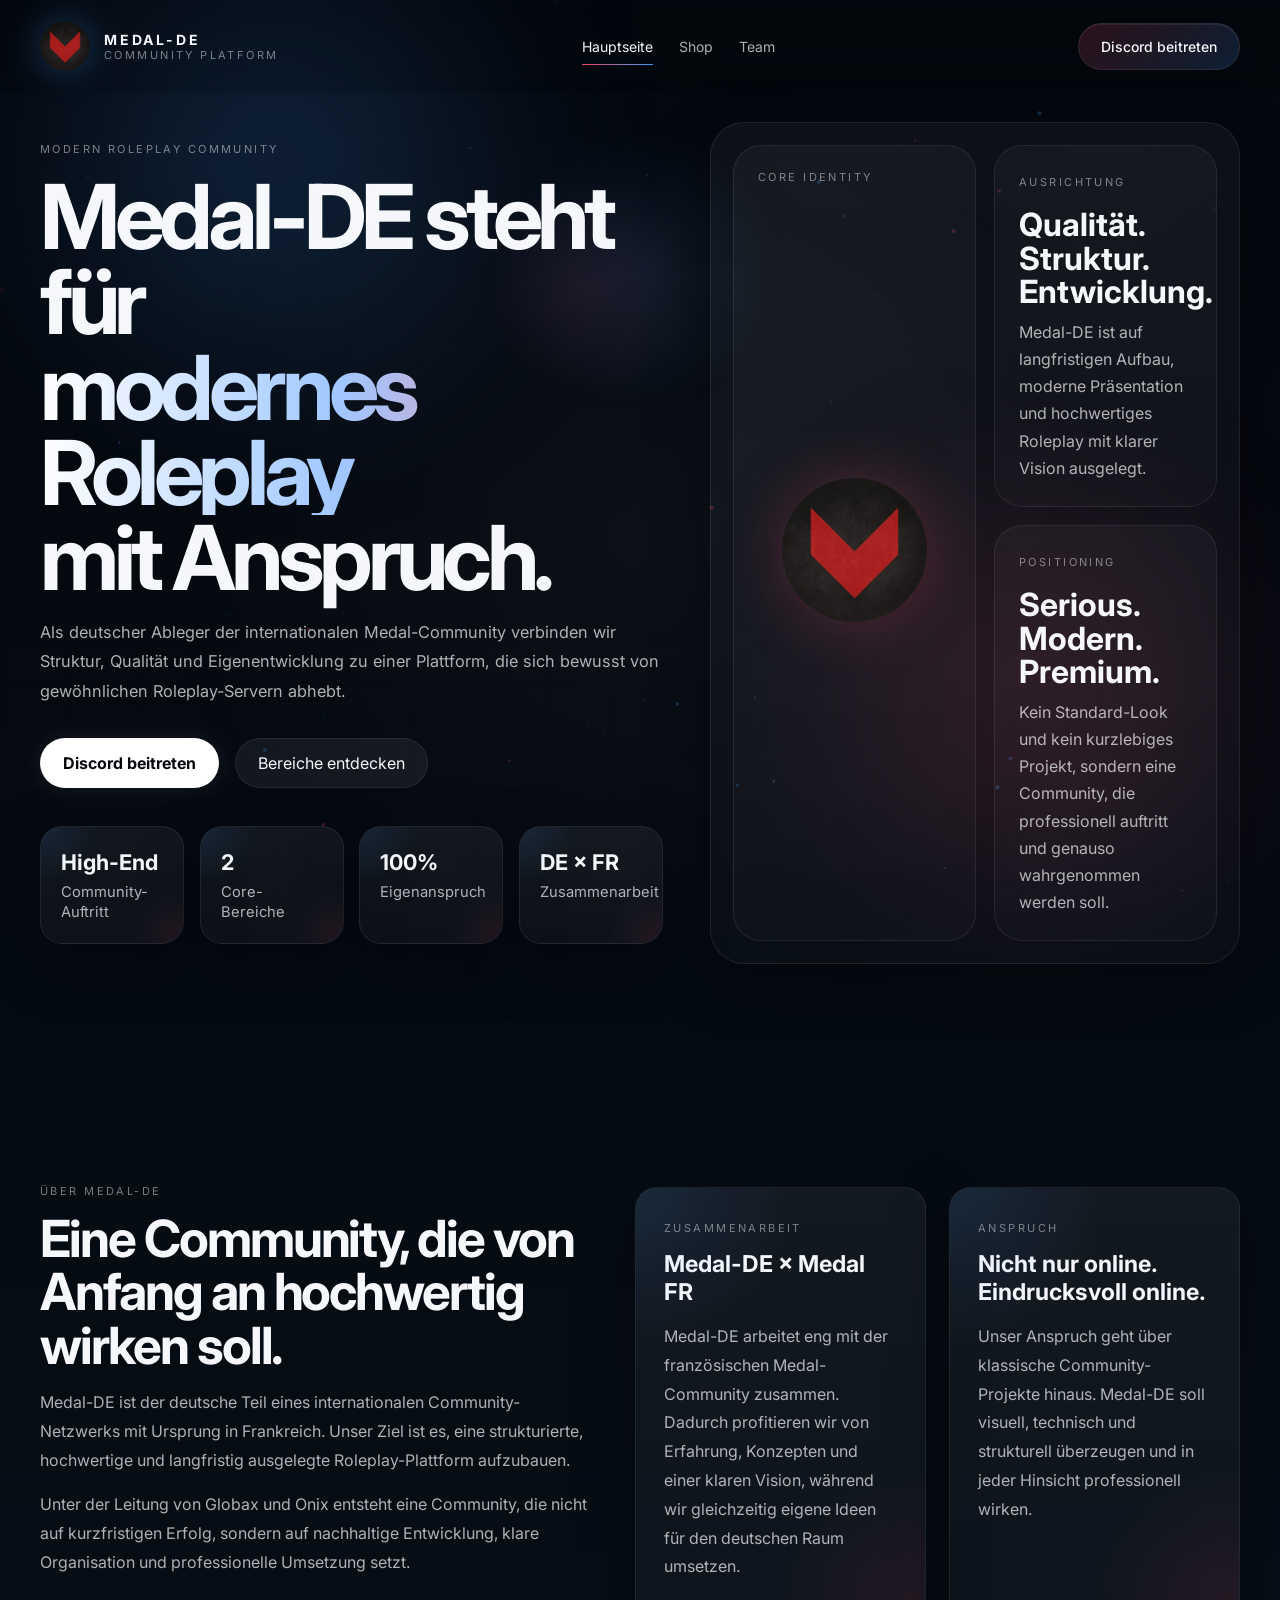
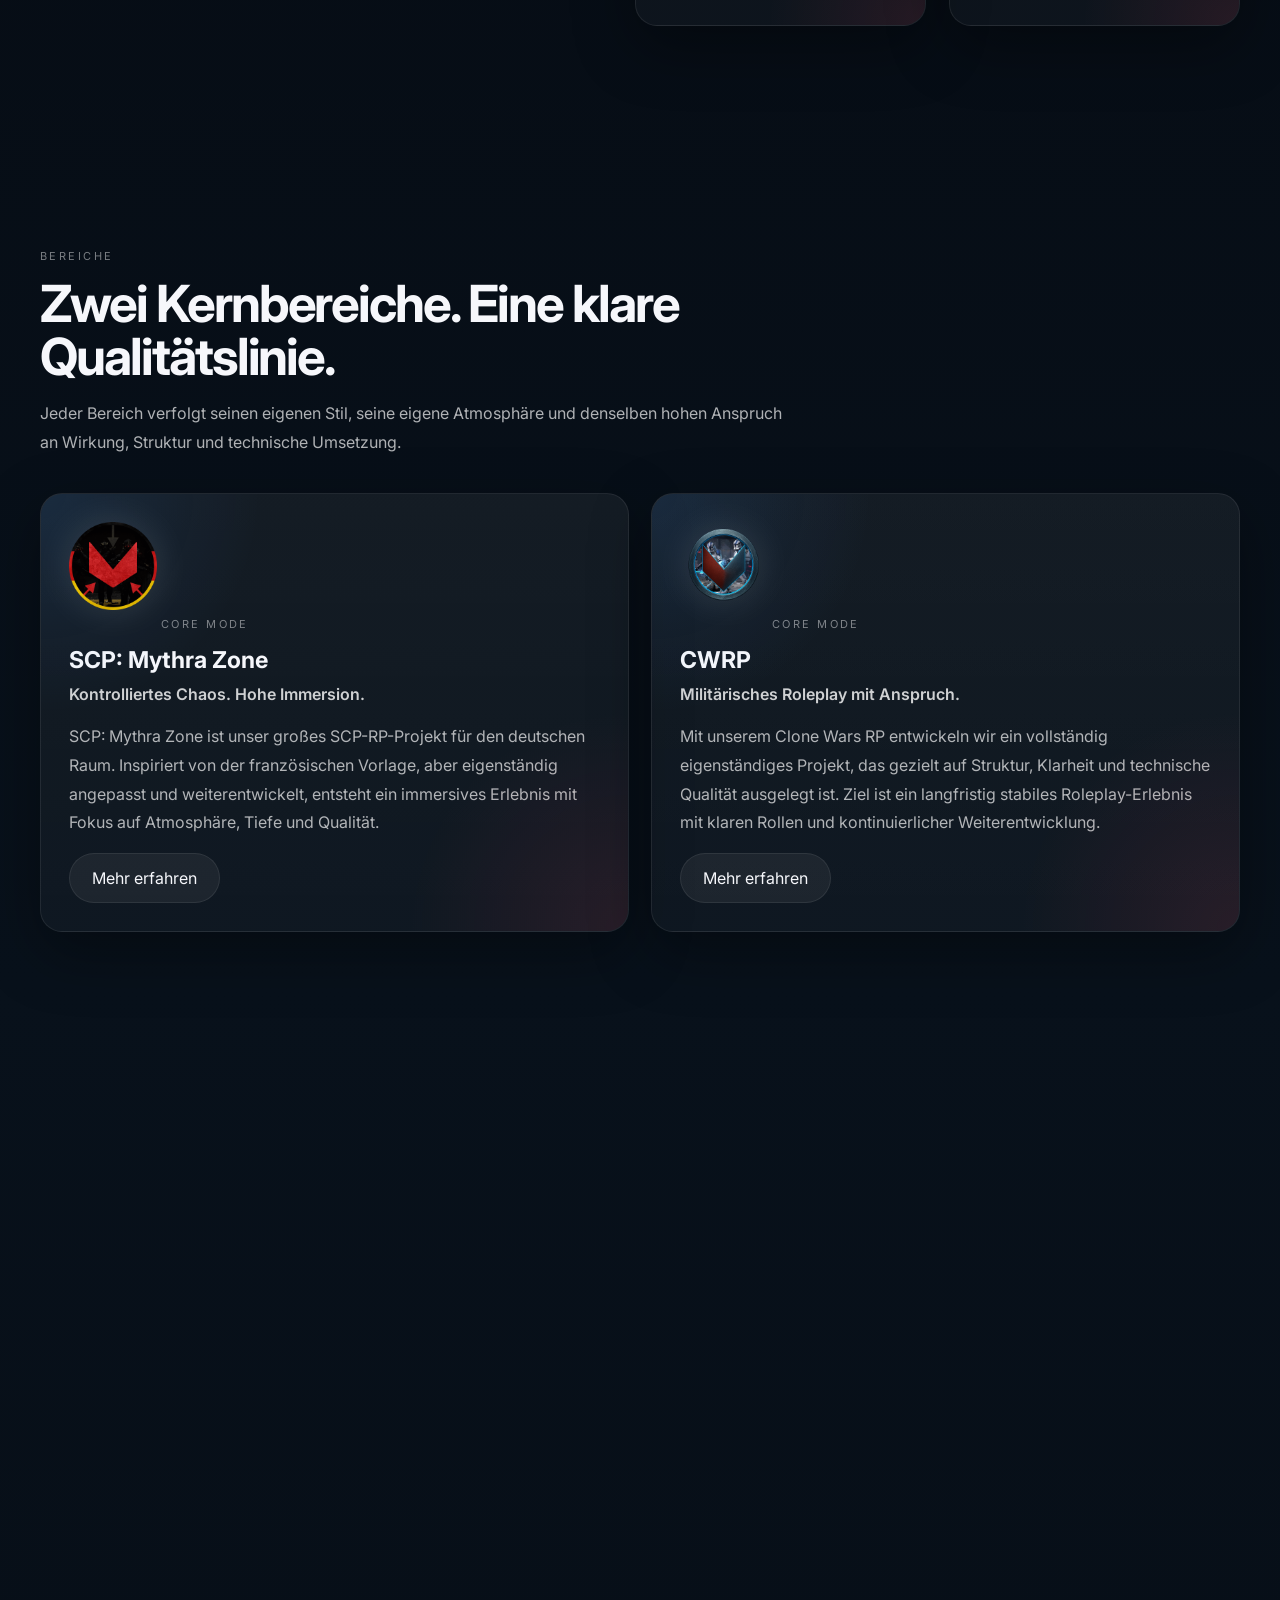
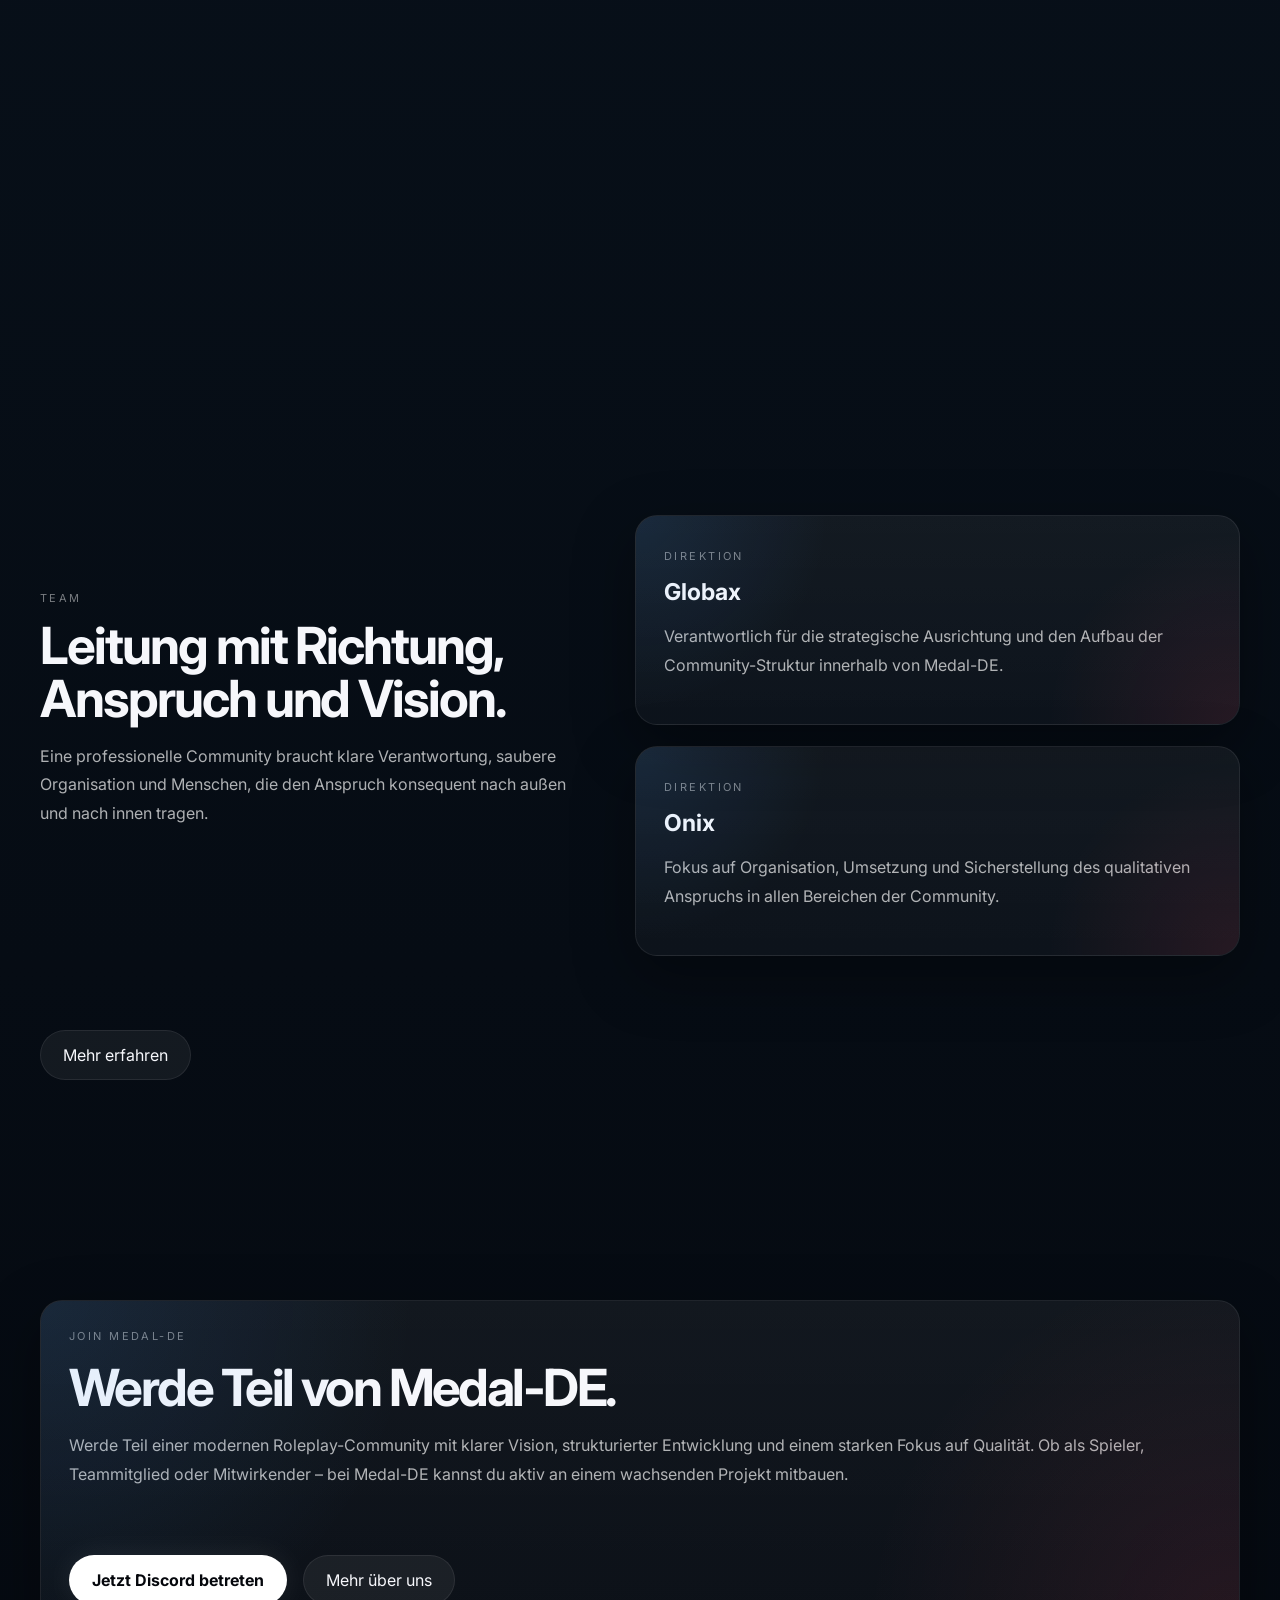
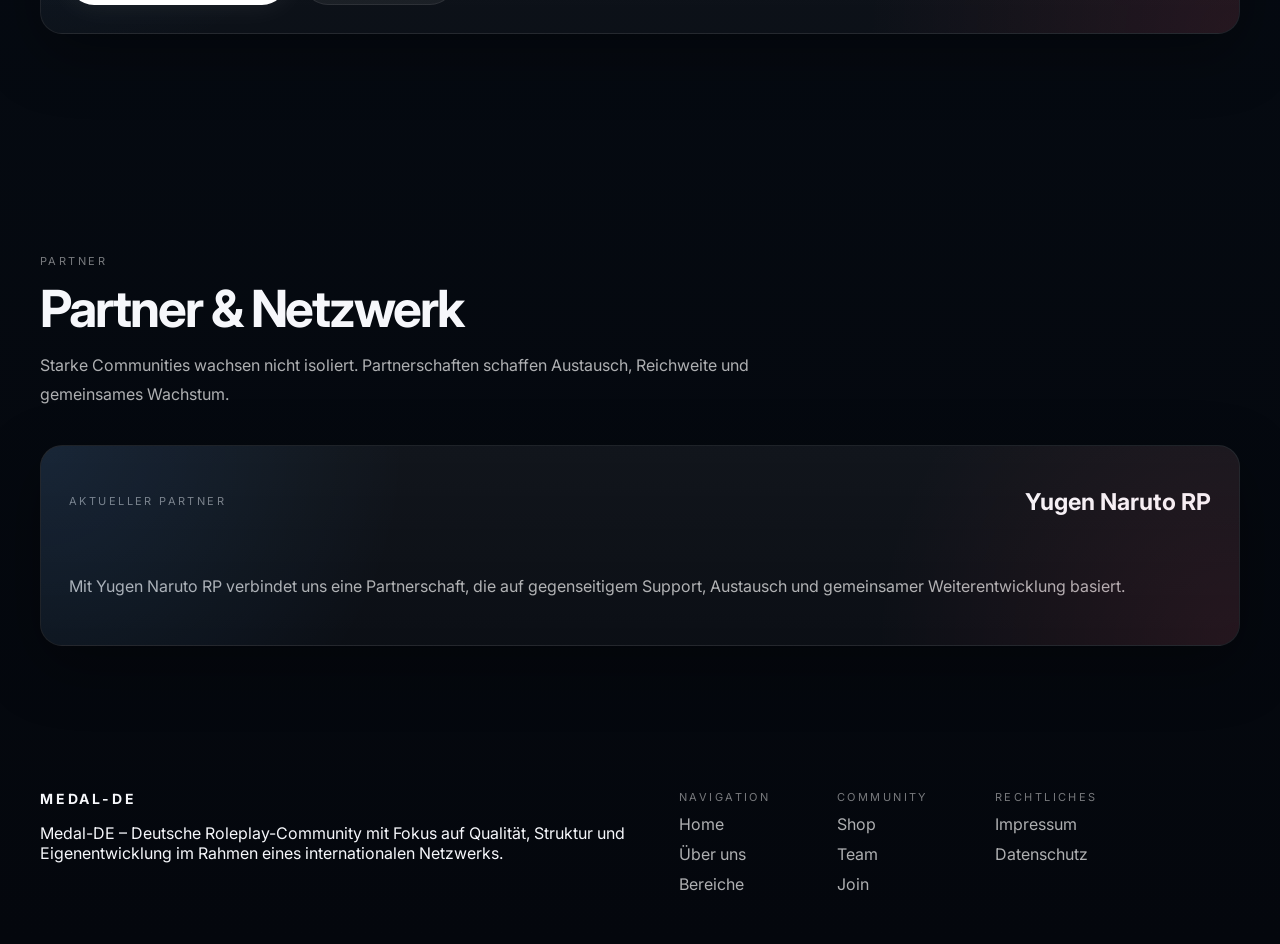
<file: index.html>
<!DOCTYPE html>
<html lang="de">
  <head>
    <meta charset="UTF-8" />
    <meta name="viewport" content="width=device-width, initial-scale=1.0" />
    <title>Medal-DE | Community Platform</title>
    <meta
      name="description"
      content="Medal-DE ist eine moderne deutsche Roleplay-Community mit Fokus auf Qualität, Struktur und Eigenentwicklung."
    />
    <link rel="preconnect" href="https://fonts.googleapis.com" />
    <link rel="preconnect" href="https://fonts.gstatic.com" crossorigin />
    <link
      href="https://fonts.googleapis.com/css2?family=Inter:wght@400;500;600;700;800&display=swap"
      rel="stylesheet"
    />
    <link rel="stylesheet" href="style.css" />
  </head>
  <body>
    <canvas id="particles-canvas"></canvas>
    <canvas id="trail-canvas"></canvas>

    <div class="mouse-glow"></div>
    <div class="bg-grid"></div>
    <div class="bg-orb orb-blue"></div>
    <div class="bg-orb orb-red"></div>

    <header class="site-header" id="site-header">
      <div class="container nav">
        <a href="index.html" class="brand">
          <img src="Medal.png" class="brand-logo" alt="Medal-DE Logo" />
          <div>
            <div class="brand-title">MEDAL-DE</div>
            <div class="brand-subtitle">Community Platform</div>
          </div>
        </a>

        <nav class="nav-links">
          <a href="index.html" class="active">Hauptseite</a>
          <a href="shop.html">Shop</a>
          <a href="team.html">Team</a>
        </nav>

        <a
          class="nav-button"
          href="https://discord.com/invite/medal-de"
          target="_blank"
          rel="noreferrer"
        >
          Discord beitreten
        </a>
      </div>
    </header>

    <main>
      <section class="hero section" id="home">
        <div class="container hero-grid">
          <div class="hero-content reveal">
            <div class="eyebrow">MODERN ROLEPLAY COMMUNITY</div>
            <h1>
              Medal-DE steht für
              <span>modernes Roleplay</span>
              mit Anspruch.
            </h1>
            <p class="hero-text">
              Als deutscher Ableger der internationalen Medal-Community verbinden wir
              Struktur, Qualität und Eigenentwicklung zu einer Plattform, die sich
              bewusst von gewöhnlichen Roleplay-Servern abhebt.
            </p>

            <div class="hero-actions">
              <a
                class="button button-primary"
                href="https://discord.com/invite/medal-de"
                target="_blank"
                rel="noreferrer"
              >
                Discord beitreten
              </a>
              <a class="button button-secondary" href="#modes">Bereiche entdecken</a>
            </div>

            <div class="stats">
              <div class="stat-card tilt-card reveal reveal-delay-1">
                <strong>High-End</strong>
                <span>Community-Auftritt</span>
              </div>
              <div class="stat-card tilt-card reveal reveal-delay-2">
                <strong>2</strong>
                <span>Core-Bereiche</span>
              </div>
              <div class="stat-card tilt-card reveal reveal-delay-3">
                <strong>100%</strong>
                <span>Eigenanspruch</span>
              </div>
              <div class="stat-card tilt-card reveal reveal-delay-4">
                <strong>DE × FR</strong>
                <span>Zusammenarbeit</span>
              </div>
            </div>
          </div>

          <div class="hero-visual reveal">
            <div class="visual-shell tilt-card">
              <div class="visual-panel visual-core hero-logo-panel">
                <span class="panel-label">Core Identity</span>
                <div class="hero-logo-wrap">
                  <img
                    src="Medal.png"
                    alt="Medal-DE Hauptlogo"
                    class="hero-main-logo"
                  />
                </div>
              </div>

              <div class="visual-side">
                <div class="visual-panel tilt-card">
                  <span class="panel-label">Ausrichtung</span>
                  <h3>Qualität. Struktur. Entwicklung.</h3>
                  <p>
                    Medal-DE ist auf langfristigen Aufbau, moderne Präsentation und
                    hochwertiges Roleplay mit klarer Vision ausgelegt.
                  </p>
                </div>
                <div class="visual-panel tilt-card">
                  <span class="panel-label">Positioning</span>
                  <h3>Serious. Modern. Premium.</h3>
                  <p>
                    Kein Standard-Look und kein kurzlebiges Projekt, sondern eine Community,
                    die professionell auftritt und genauso wahrgenommen werden soll.
                  </p>
                </div>
              </div>
            </div>
          </div>
        </div>
      </section>

      <section class="section" id="about">
        <div class="container two-col">
          <div class="section-heading reveal">
            <div class="eyebrow">Über Medal-DE</div>
            <h2>Eine Community, die von Anfang an hochwertig wirken soll.</h2>
            <p>
              Medal-DE ist der deutsche Teil eines internationalen Community-Netzwerks mit
              Ursprung in Frankreich. Unser Ziel ist es, eine strukturierte, hochwertige
              und langfristig ausgelegte Roleplay-Plattform aufzubauen.
            </p>
            <p>
              Unter der Leitung von Globax und Onix entsteht eine Community, die nicht
              auf kurzfristigen Erfolg, sondern auf nachhaltige Entwicklung, klare
              Organisation und professionelle Umsetzung setzt.
            </p>
          </div>

          <div class="info-grid">
            <article class="info-card tilt-card reveal">
              <span class="panel-label">Zusammenarbeit</span>
              <h3>Medal-DE × Medal FR</h3>
              <p>
                Medal-DE arbeitet eng mit der französischen Medal-Community zusammen.
                Dadurch profitieren wir von Erfahrung, Konzepten und einer klaren Vision,
                während wir gleichzeitig eigene Ideen für den deutschen Raum umsetzen.
              </p>
            </article>

            <article class="info-card tilt-card reveal">
              <span class="panel-label">Anspruch</span>
              <h3>Nicht nur online. Eindrucksvoll online.</h3>
              <p>
                Unser Anspruch geht über klassische Community-Projekte hinaus. Medal-DE
                soll visuell, technisch und strukturell überzeugen und in jeder Hinsicht
                professionell wirken.
              </p>
            </article>
          </div>
        </div>
      </section>

      <section class="section" id="modes">
        <div class="container">
          <div class="section-heading reveal">
            <div class="eyebrow">Bereiche</div>
            <h2>Zwei Kernbereiche. Eine klare Qualitätslinie.</h2>
            <p>
              Jeder Bereich verfolgt seinen eigenen Stil, seine eigene Atmosphäre und
              denselben hohen Anspruch an Wirkung, Struktur und technische Umsetzung.
            </p>
          </div>

          <div class="cards-grid modes-grid">
            <article class="mode-card scp tilt-card reveal">
              <img src="MedalDEnewLogo.png" class="mode-logo" alt="SCP Logo" />
              <span class="panel-label">Core Mode</span>
              <h3>SCP: Mythra Zone</h3>
              <h4>Kontrolliertes Chaos. Hohe Immersion.</h4>
              <p>
                SCP: Mythra Zone ist unser großes SCP-RP-Projekt für den deutschen Raum.
                Inspiriert von der französischen Vorlage, aber eigenständig angepasst und
                weiterentwickelt, entsteht ein immersives Erlebnis mit Fokus auf Atmosphäre,
                Tiefe und Qualität.
              </p>
              <a class="button button-secondary" href="#join">Mehr erfahren</a>
            </article>

            <article class="mode-card cwrp tilt-card reveal">
              <img src="mdecwrplogov1.2.png" class="mode-logo" alt="CWRP Logo" />
              <span class="panel-label">Core Mode</span>
              <h3>CWRP</h3>
              <h4>Militärisches Roleplay mit Anspruch.</h4>
              <p>
                Mit unserem Clone Wars RP entwickeln wir ein vollständig eigenständiges
                Projekt, das gezielt auf Struktur, Klarheit und technische Qualität ausgelegt ist.
                Ziel ist ein langfristig stabiles Roleplay-Erlebnis mit klaren Rollen und
                kontinuierlicher Weiterentwicklung.
              </p>
              <a class="button button-secondary" href="#join">Mehr erfahren</a>
            </article>
          </div>
        </div>
      </section>

      <section class="section" id="why-us">
        <div class="container">
          <div class="section-heading reveal">
            <div class="eyebrow">Warum Medal-DE</div>
            <h2>Gebaut für einen Auftritt, der sofort ernst genommen wird.</h2>
            <p>
              Die Website und die Community sprechen dieselbe Sprache: hochwertige
              Präsentation, klare Struktur und ein moderner Stil mit Wiedererkennungswert.
            </p>
          </div>

          <div class="cards-grid features-grid">
            <article class="feature-card tilt-card reveal">
              <span class="panel-label">01</span>
              <h3>Qualität zuerst</h3>
              <p>
                Unsere Projekte werden nicht schnell, sondern sauber entwickelt. Jede
                Entscheidung wird mit Blick auf langfristige Stabilität und ein hochwertiges
                Gesamtbild getroffen.
              </p>
            </article>

            <article class="feature-card tilt-card reveal">
              <span class="panel-label">02</span>
              <h3>Eigene Entwicklung</h3>
              <p>
                Eigene Systeme, individuelle Anpassungen und technische Lösungen sind ein
                zentraler Bestandteil unserer Community und sorgen für ein einzigartiges Erlebnis.
              </p>
            </article>

            <article class="feature-card tilt-card reveal">
              <span class="panel-label">03</span>
              <h3>Moderne Präsentation</h3>
              <p>
                Unser Auftritt soll dieselbe Qualität transportieren wie unsere Projekte:
                klar, hochwertig, modern und sofort wiedererkennbar.
              </p>
            </article>

            <article class="feature-card tilt-card reveal">
              <span class="panel-label">04</span>
              <h3>Langfristige Vision</h3>
              <p>
                Medal-DE ist nicht auf kurzfristige Wirkung ausgelegt, sondern auf nachhaltigen
                Aufbau, Wachstum und eine professionelle Außenwirkung.
              </p>
            </article>
          </div>
        </div>
      </section>

      <section class="section" id="team">
        <div class="container two-col">
          <div class="section-heading reveal">
            <div class="eyebrow">Team</div>
            <h2>Leitung mit Richtung, Anspruch und Vision.</h2>
            <p>
              Eine professionelle Community braucht klare Verantwortung, saubere Organisation
              und Menschen, die den Anspruch konsequent nach außen und nach innen tragen.
            </p>
          </div>

          <div class="cards-grid team-grid">
            <article class="team-card tilt-card reveal">
              <span class="panel-label">Direktion</span>
              <h3>Globax</h3>
              <p>
                Verantwortlich für die strategische Ausrichtung und den Aufbau der
                Community-Struktur innerhalb von Medal-DE.
              </p>
            </article>

            <article class="team-card tilt-card reveal">
              <span class="panel-label">Direktion</span>
              <h3>Onix</h3>
              <p>
                Fokus auf Organisation, Umsetzung und Sicherstellung des qualitativen
                Anspruchs in allen Bereichen der Community.
              </p>
            </article>
          </div>

          <div class="team-preview-action reveal">
            <a class="button button-secondary" href="team.html">Mehr erfahren</a>
          </div>
        </div>
      </section>

      <section class="section" id="join">
        <div class="container">
          <div class="cta-box reveal">
            <div>
              <div class="eyebrow">Join Medal-DE</div>
              <h2>Werde Teil von Medal-DE.</h2>
              <p>
                Werde Teil einer modernen Roleplay-Community mit klarer Vision,
                strukturierter Entwicklung und einem starken Fokus auf Qualität.
                Ob als Spieler, Teammitglied oder Mitwirkender – bei Medal-DE kannst
                du aktiv an einem wachsenden Projekt mitbauen.
              </p>
            </div>

            <div class="hero-actions">
              <a
                class="button button-primary"
                href="https://discord.com/invite/medal-de"
                target="_blank"
                rel="noreferrer"
              >
                Jetzt Discord betreten
              </a>
              <a class="button button-secondary" href="team.html">Mehr über uns</a>
            </div>
          </div>
        </div>
      </section>

      <section class="section partners-section" id="partners">
        <div class="container">
          <div class="section-heading reveal">
            <div class="eyebrow">Partner</div>
            <h2>Partner & Netzwerk</h2>
            <p>
              Starke Communities wachsen nicht isoliert. Partnerschaften schaffen
              Austausch, Reichweite und gemeinsames Wachstum.
            </p>
          </div>

          <article class="partner-card tilt-card reveal">
            <span class="panel-label">Aktueller Partner</span>
            <h3>Yugen Naruto RP</h3>
            <p>
              Mit Yugen Naruto RP verbindet uns eine Partnerschaft, die auf gegenseitigem
              Support, Austausch und gemeinsamer Weiterentwicklung basiert.
            </p>
          </article>
        </div>
      </section>
    </main>

    <footer class="site-footer">
      <div class="container footer-grid">
        <div>
          <div class="brand-title">MEDAL-DE</div>
          <p>
            Medal-DE – Deutsche Roleplay-Community mit Fokus auf Qualität, Struktur
            und Eigenentwicklung im Rahmen eines internationalen Netzwerks.
          </p>
        </div>

        <div class="footer-links">
          <div>
            <span>Navigation</span>
            <a href="#home">Home</a>
            <a href="#about">Über uns</a>
            <a href="#modes">Bereiche</a>
          </div>
          <div>
            <span>Community</span>
            <a href="shop.html">Shop</a>
            <a href="team.html">Team</a>
            <a href="#join">Join</a>
          </div>
          <div>
            <span>Rechtliches</span>
            <a href="#">Impressum</a>
            <a href="#">Datenschutz</a>
          </div>
        </div>
      </div>
    </footer>

    <script src="app.js"></script>
  </body>
</html>
</file>
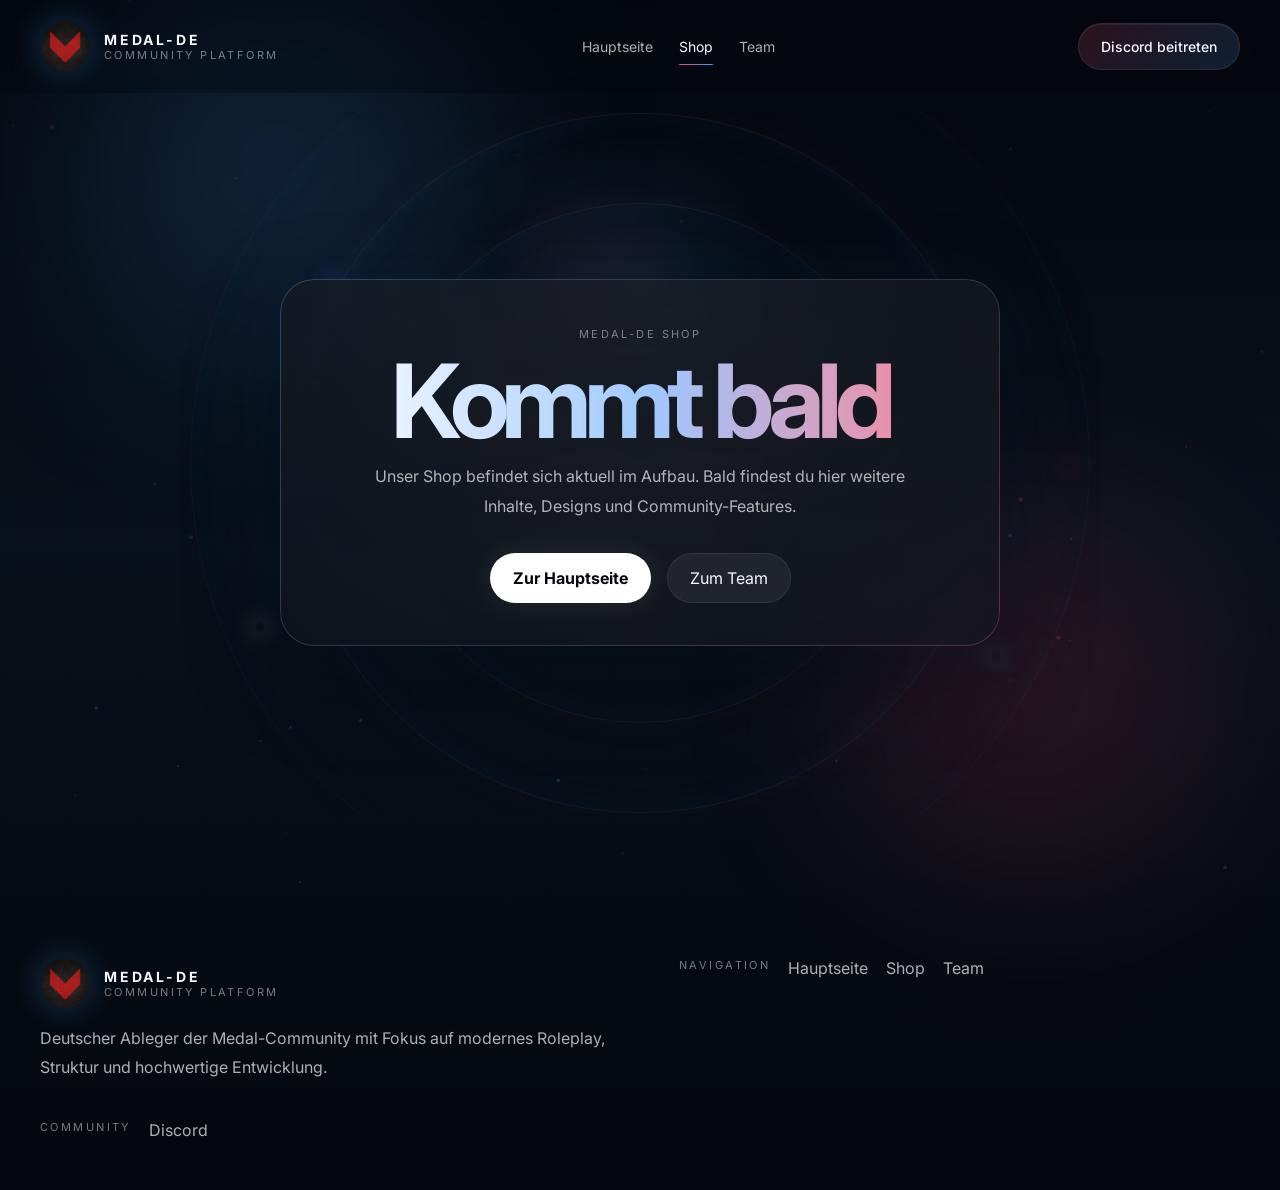
<file: shop.html>
<!DOCTYPE html>
<html lang="de">
  <head>
    <meta charset="UTF-8" />
    <meta name="viewport" content="width=device-width, initial-scale=1.0" />
    <title>Medal-DE | Shop</title>
    <meta
      name="description"
      content="Der Medal-DE Shop befindet sich aktuell im Aufbau."
    />
    <link rel="preconnect" href="https://fonts.googleapis.com" />
    <link rel="preconnect" href="https://fonts.gstatic.com" crossorigin />
    <link
      href="https://fonts.googleapis.com/css2?family=Inter:wght@400;500;600;700;800&display=swap"
      rel="stylesheet"
    />
    <link rel="stylesheet" href="style.css" />
  </head>
  <body class="shop-page">
    <canvas id="particles-canvas"></canvas>
    <canvas id="trail-canvas"></canvas>

    <div class="mouse-glow"></div>
    <div class="bg-grid"></div>
    <div class="bg-orb orb-blue"></div>
    <div class="bg-orb orb-red"></div>

    <header class="site-header" id="site-header">
      <div class="container nav">
        <a href="index.html" class="brand">
          <img src="Medal.png" class="brand-logo" alt="Medal-DE Logo" />
          <div>
            <div class="brand-title">MEDAL-DE</div>
            <div class="brand-subtitle">Community Platform</div>
          </div>
        </a>

        <nav class="nav-links">
          <a href="index.html">Hauptseite</a>
          <a href="shop.html" class="active">Shop</a>
          <a href="team.html">Team</a>
        </nav>

        <a
          class="nav-button"
          href="https://discord.com/invite/medal-de"
          target="_blank"
          rel="noreferrer"
        >
          Discord beitreten
        </a>
      </div>
    </header>

    <main>
      <section class="shop-hero section">
        <div class="container shop-stage">
          <img src="Medal.png" alt="Medal Logo" class="shop-bg-logo" />

          <div class="shop-orbit orbit-one"></div>
          <div class="shop-orbit orbit-two"></div>
          <div class="shop-orbit orbit-three"></div>

          <div class="shop-coming tilt-card" id="shop-sphere">
            <span class="panel-label">MEDAL-DE SHOP</span>
            <h1>Kommt bald</h1>
            <p>
              Unser Shop befindet sich aktuell im Aufbau. Bald findest du hier
              weitere Inhalte, Designs und Community-Features.
            </p>

            <div class="hero-actions shop-actions">
              <a class="button button-primary" href="index.html">Zur Hauptseite</a>
              <a class="button button-secondary" href="team.html">Zum Team</a>
            </div>
          </div>

          <div class="shop-particle shop-particle-1"></div>
          <div class="shop-particle shop-particle-2"></div>
          <div class="shop-particle shop-particle-3"></div>
          <div class="shop-particle shop-particle-4"></div>
          <div class="shop-particle shop-particle-5"></div>
        </div>
      </section>
    </main>

    <footer class="site-footer">
      <div class="container footer-grid">
        <div>
          <div class="brand footer-brand">
            <img src="Medal.png" class="brand-logo" alt="Medal-DE Logo" />
            <div>
              <div class="brand-title">MEDAL-DE</div>
              <div class="brand-subtitle">Community Platform</div>
            </div>
          </div>
          <p class="footer-text">
            Deutscher Ableger der Medal-Community mit Fokus auf modernes Roleplay,
            Struktur und hochwertige Entwicklung.
          </p>
        </div>

        <div class="footer-links">
          <span>Navigation</span>
          <a href="index.html">Hauptseite</a>
          <a href="shop.html">Shop</a>
          <a href="team.html">Team</a>
        </div>

        <div class="footer-links">
          <span>Community</span>
          <a href="https://discord.com/invite/medal-de" target="_blank" rel="noreferrer">
            Discord
          </a>
        </div>
      </div>
    </footer>

    <script src="app.js"></script>
  </body>
</html>
</file>
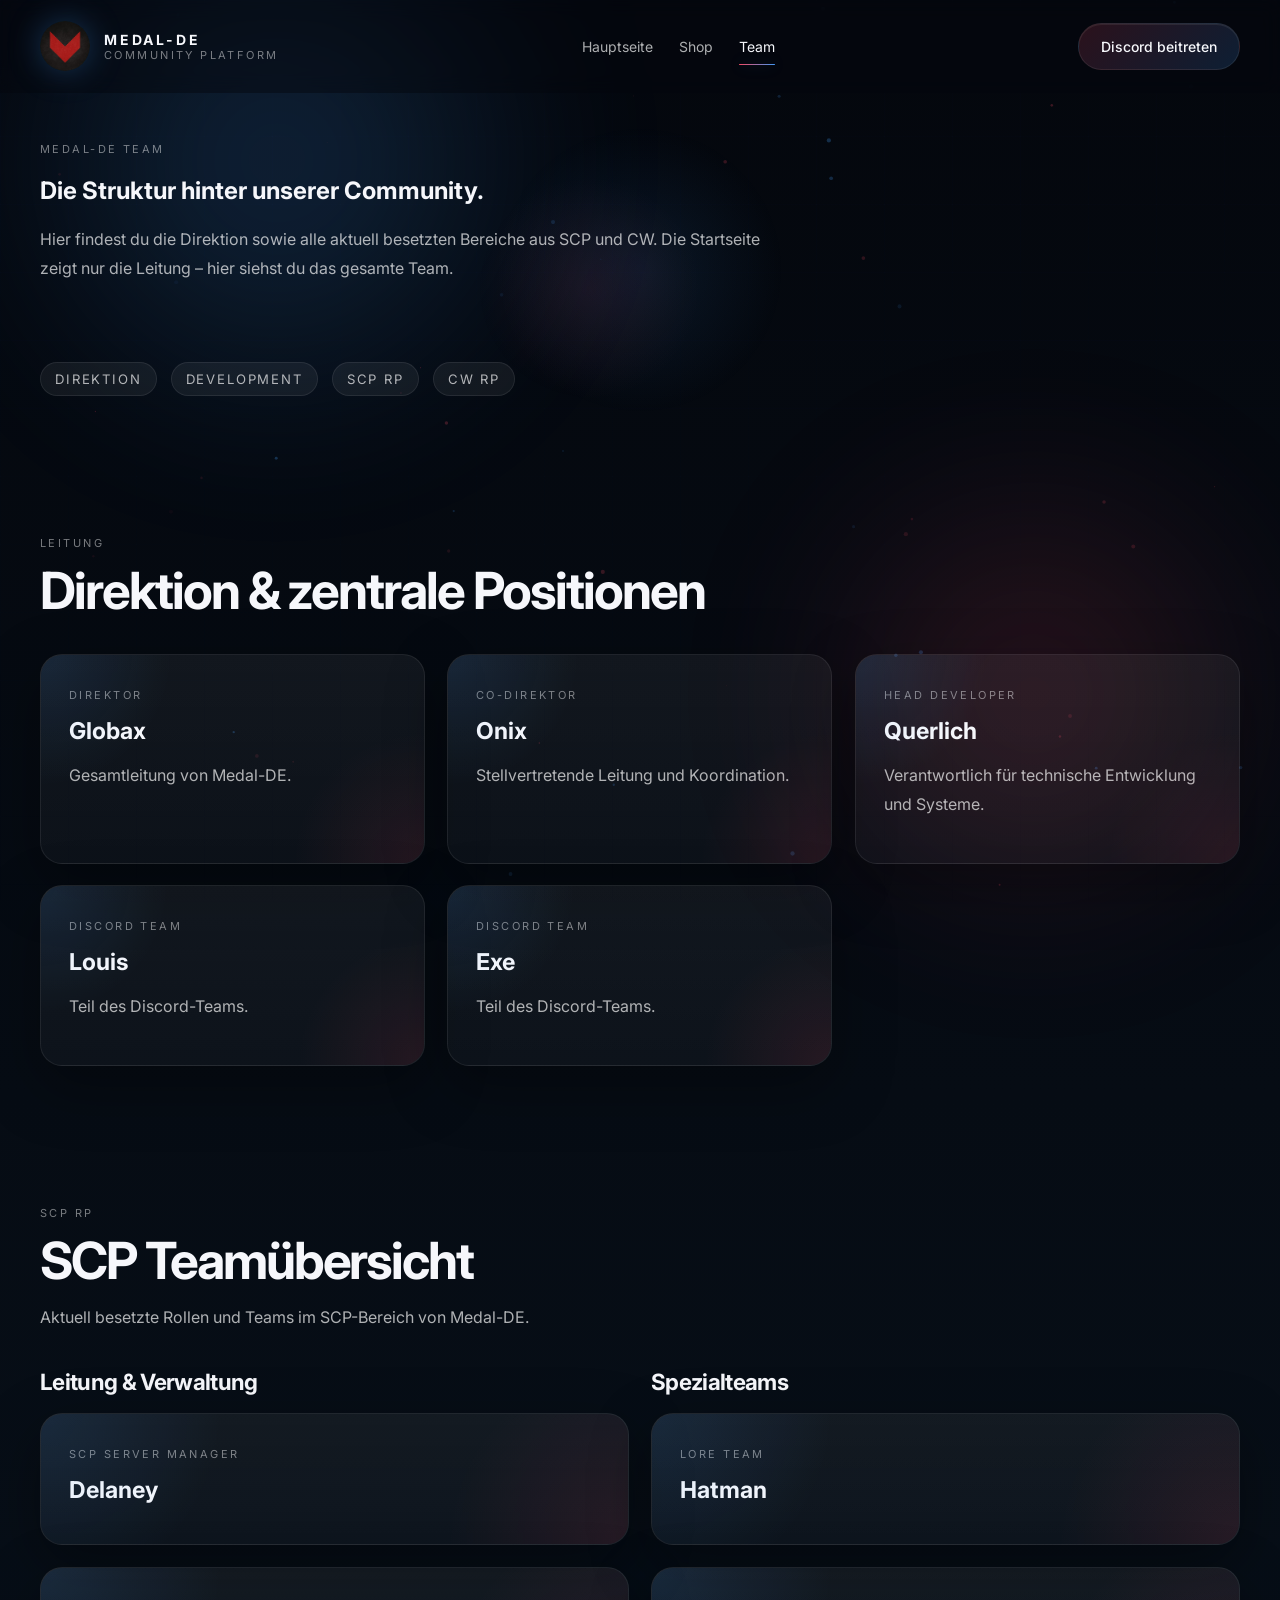
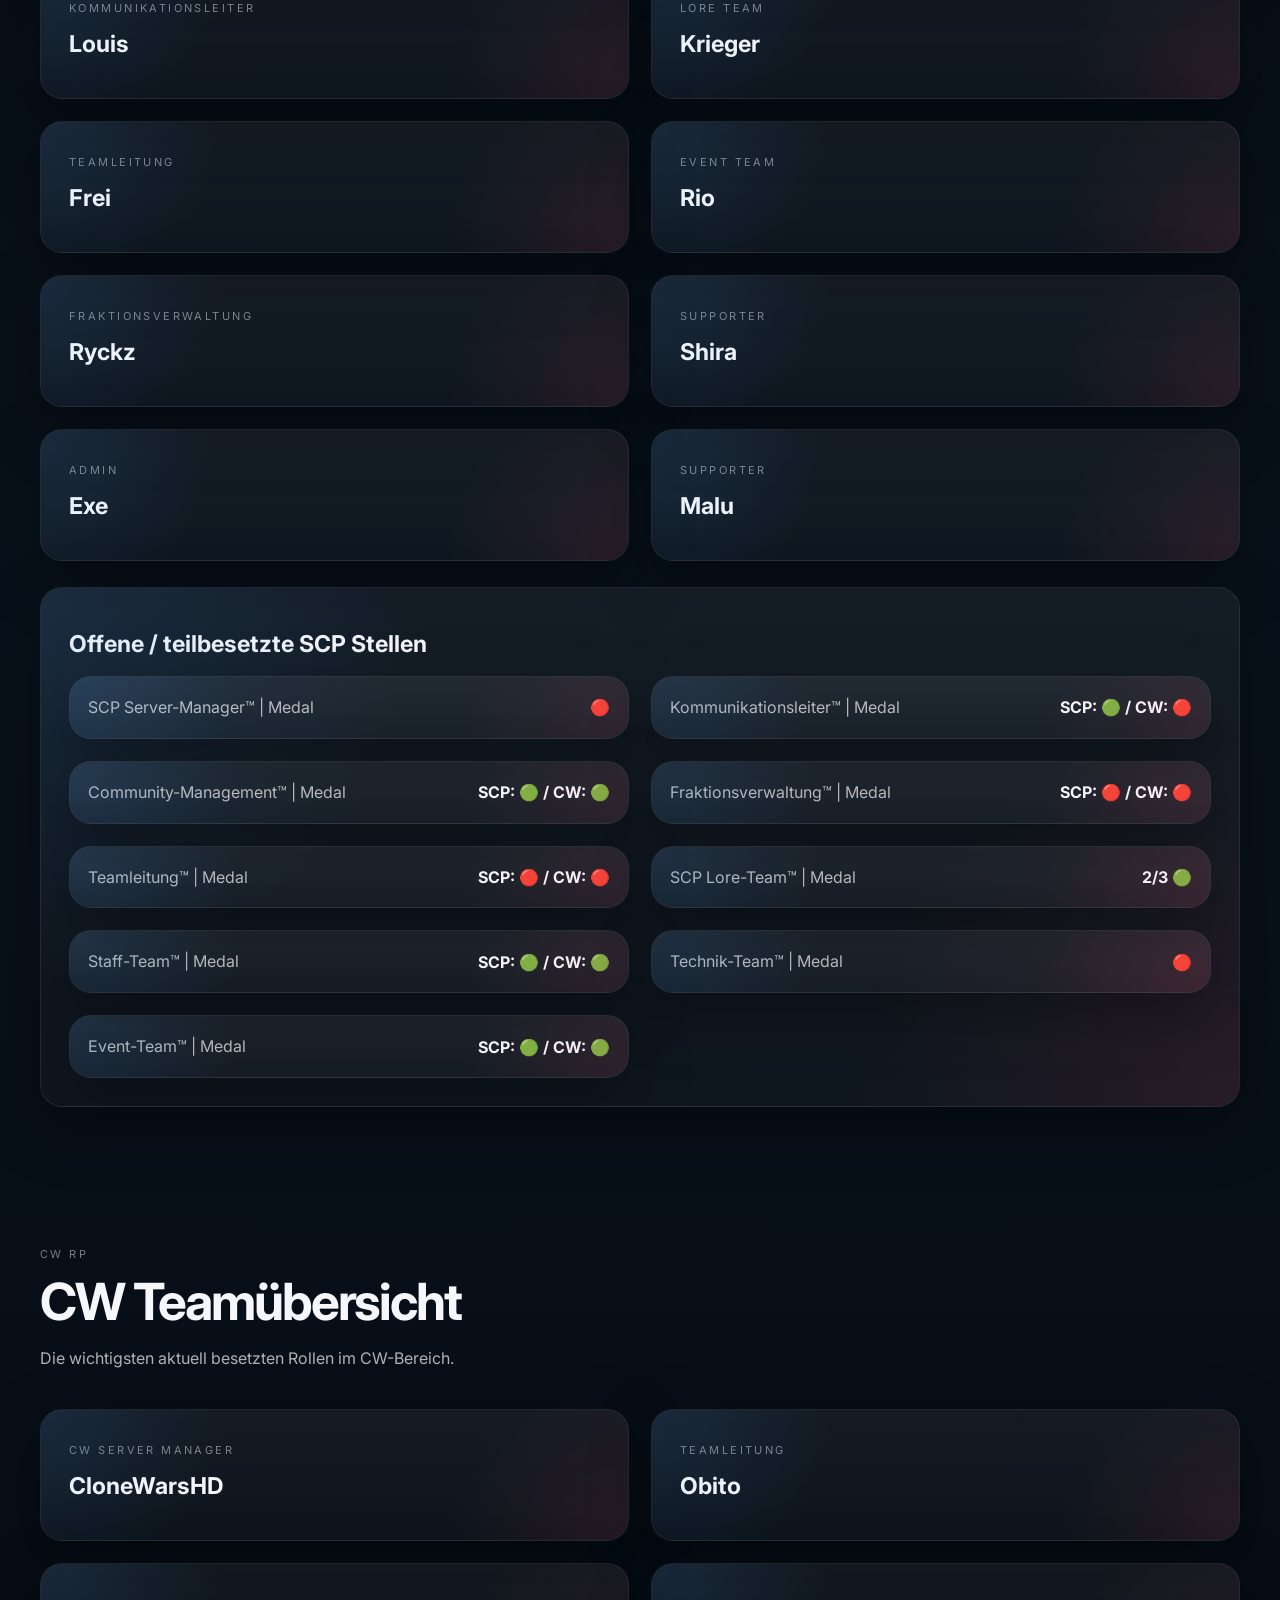
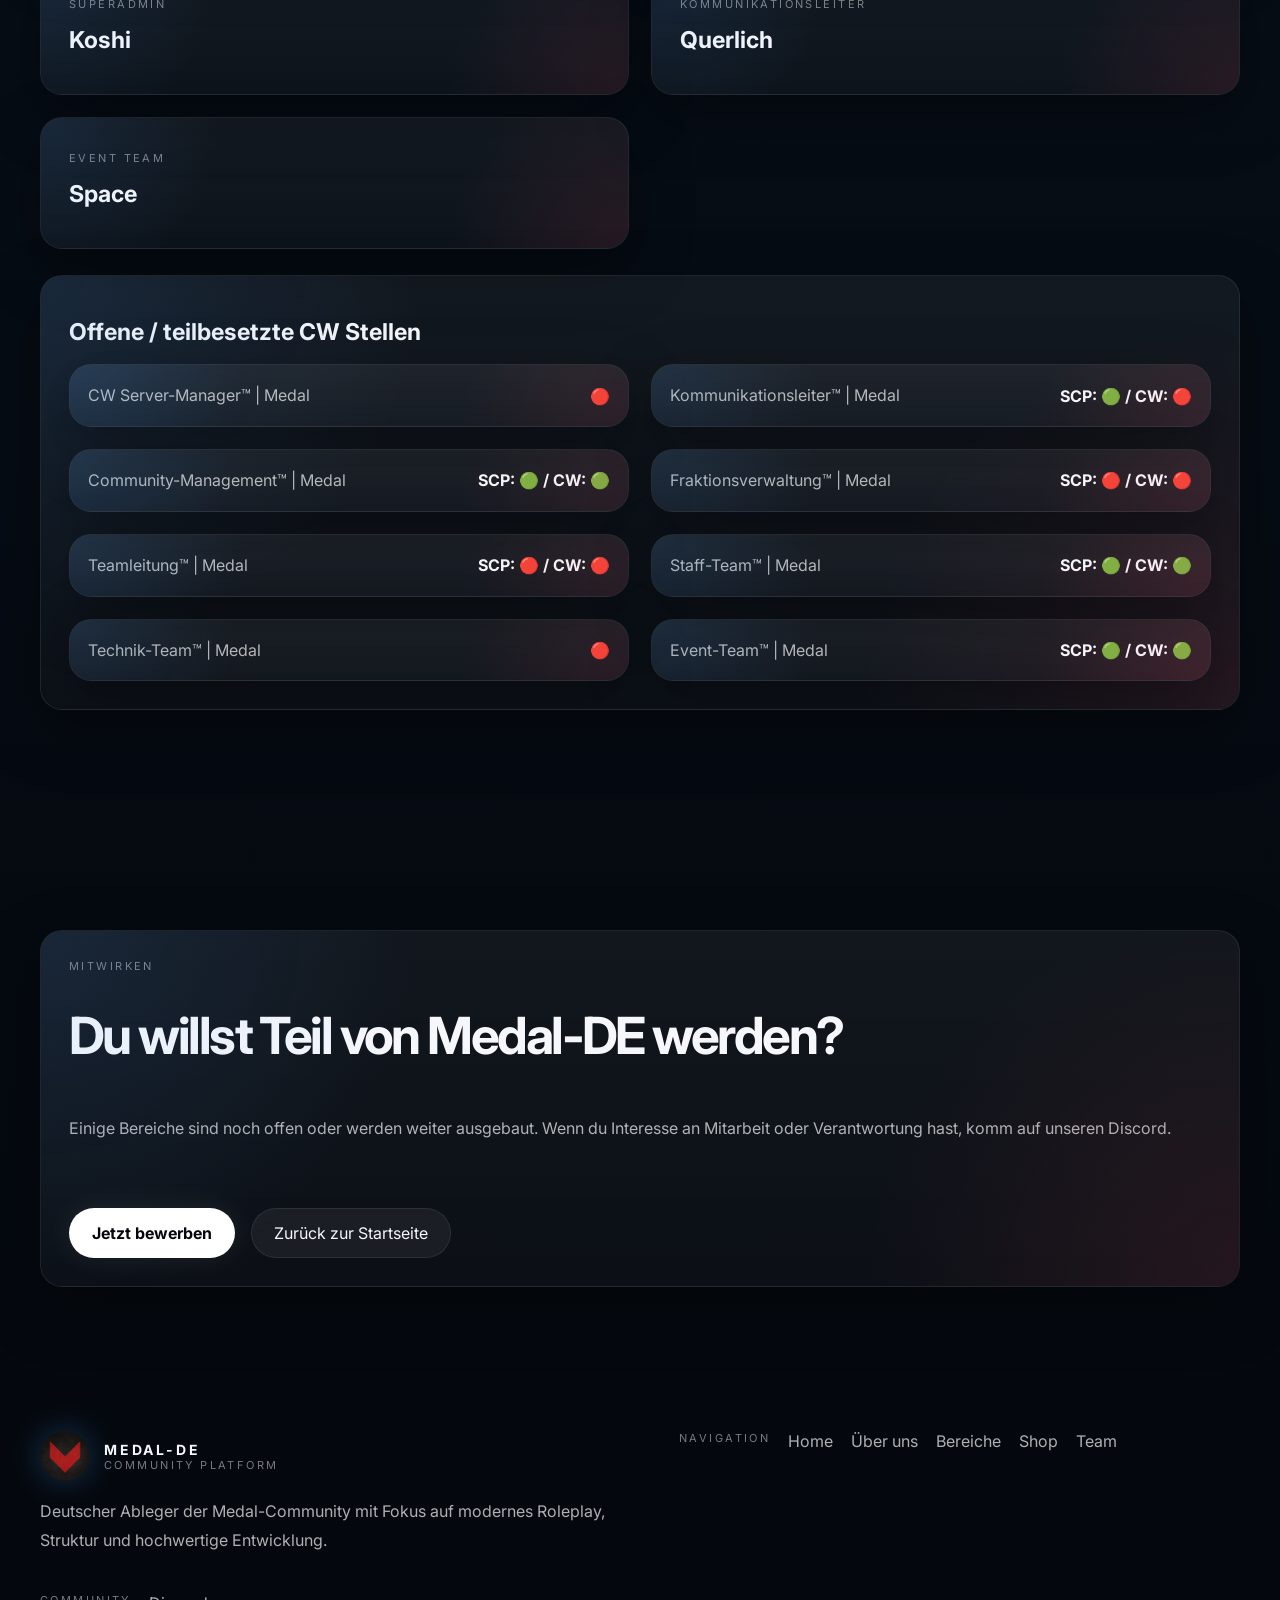
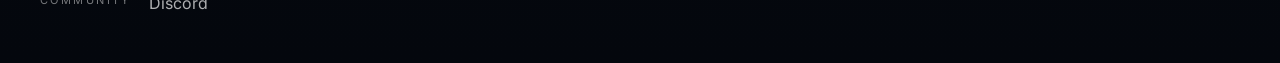
<file: team.html>
<!DOCTYPE html>
<html lang="de">
  <head>
    <meta charset="UTF-8" />
    <meta name="viewport" content="width=device-width, initial-scale=1.0" />
    <title>Medal-DE | Team</title>
    <meta
      name="description"
      content="Die Teamübersicht von Medal-DE mit Direktion, Development, SCP-Team und CW-Team."
    />
    <link rel="preconnect" href="https://fonts.googleapis.com" />
    <link rel="preconnect" href="https://fonts.gstatic.com" crossorigin />
    <link
      href="https://fonts.googleapis.com/css2?family=Inter:wght@400;500;600;700;800&display=swap"
      rel="stylesheet"
    />
    <link rel="stylesheet" href="style.css" />
  </head>
  <body class="team-page">
    <canvas id="particles-canvas"></canvas>
    <canvas id="trail-canvas"></canvas>

    <div class="mouse-glow"></div>
    <div class="bg-grid"></div>
    <div class="bg-orb orb-blue"></div>
    <div class="bg-orb orb-red"></div>

    <header class="site-header" id="site-header">
      <div class="container nav">
        <a href="index.html" class="brand">
          <img src="Medal.png" class="brand-logo" alt="Medal-DE Logo" />
          <div>
            <div class="brand-title">MEDAL-DE</div>
            <div class="brand-subtitle">Community Platform</div>
          </div>
        </a>

        <nav class="nav-links">
          <a href="index.html">Hauptseite</a>
          <a href="shop.html">Shop</a>
          <a href="team.html" class="active">Team</a>
        </nav>

        <a
          class="nav-button"
          href="https://discord.com/invite/medal-de"
          target="_blank"
          rel="noreferrer"
        >
          Discord beitreten
        </a>
      </div>
    </header>

    <main>
      <section class="team-hero section">
        <div class="container team-hero-inner">
          <div class="section-heading reveal">
            <div class="eyebrow">MEDAL-DE TEAM</div>
            <h1>Die Struktur hinter unserer Community.</h1>
            <p>
              Hier findest du die Direktion sowie alle aktuell besetzten Bereiche
              aus SCP und CW. Die Startseite zeigt nur die Leitung – hier siehst
              du das gesamte Team.
            </p>
          </div>

          <div class="team-hero-badges reveal reveal-delay-1">
            <div class="team-badge">Direktion</div>
            <div class="team-badge">Development</div>
            <div class="team-badge">SCP RP</div>
            <div class="team-badge">CW RP</div>
          </div>
        </div>
      </section>

      <section class="section team-section">
        <div class="container">
          <div class="section-heading reveal">
            <div class="eyebrow">Leitung</div>
            <h2>Direktion & zentrale Positionen</h2>
          </div>

          <div class="team-grid leadership-grid">
            <article class="team-card tilt-card reveal">
              <span class="panel-label">Direktor</span>
              <h3>Globax</h3>
              <p>Gesamtleitung von Medal-DE.</p>
            </article>

            <article class="team-card tilt-card reveal">
              <span class="panel-label">Co-Direktor</span>
              <h3>Onix</h3>
              <p>Stellvertretende Leitung und Koordination.</p>
            </article>

            <article class="team-card tilt-card reveal">
              <span class="panel-label">Head Developer</span>
              <h3>Querlich</h3>
              <p>Verantwortlich für technische Entwicklung und Systeme.</p>
            </article>

            <article class="team-card tilt-card reveal">
              <span class="panel-label">Discord Team</span>
              <h3>Louis</h3>
              <p>Teil des Discord-Teams.</p>
            </article>

            <article class="team-card tilt-card reveal">
              <span class="panel-label">Discord Team</span>
              <h3>Exe</h3>
              <p>Teil des Discord-Teams.</p>
            </article>
          </div>
        </div>
      </section>

      <section class="section team-section">
        <div class="container">
          <div class="section-heading reveal">
            <div class="eyebrow">SCP RP</div>
            <h2>SCP Teamübersicht</h2>
            <p>
              Aktuell besetzte Rollen und Teams im SCP-Bereich von Medal-DE.
            </p>
          </div>

          <div class="team-columns">
            <div class="team-column reveal">
              <h3 class="team-column-title">Leitung & Verwaltung</h3>

              <div class="team-stack">
                <article class="team-card tilt-card">
                  <span class="panel-label">SCP Server Manager</span>
                  <h3>Delaney</h3>
                </article>

                <article class="team-card tilt-card">
                  <span class="panel-label">Kommunikationsleiter</span>
                  <h3>Louis</h3>
                </article>

                <article class="team-card tilt-card">
                  <span class="panel-label">Teamleitung</span>
                  <h3>Frei</h3>
                </article>

                <article class="team-card tilt-card">
                  <span class="panel-label">Fraktionsverwaltung</span>
                  <h3>Ryckz</h3>
                </article>

                <article class="team-card tilt-card">
                  <span class="panel-label">Admin</span>
                  <h3>Exe</h3>
                </article>
              </div>
            </div>

            <div class="team-column reveal reveal-delay-1">
              <h3 class="team-column-title">Spezialteams</h3>

              <div class="team-stack">
                <article class="team-card tilt-card">
                  <span class="panel-label">Lore Team</span>
                  <h3>Hatman</h3>
                </article>

                <article class="team-card tilt-card">
                  <span class="panel-label">Lore Team</span>
                  <h3>Krieger</h3>
                </article>

                <article class="team-card tilt-card">
                  <span class="panel-label">Event Team</span>
                  <h3>Rio</h3>
                </article>

                <article class="team-card tilt-card">
                  <span class="panel-label">Supporter</span>
                  <h3>Shira</h3>
                </article>

                <article class="team-card tilt-card">
                  <span class="panel-label">Supporter</span>
                  <h3>Malu</h3>
                </article>
              </div>
            </div>
          </div>

          <div class="team-status-box reveal reveal-delay-2">
            <h3>Offene / teilbesetzte SCP Stellen</h3>
            <div class="status-grid">
              <div class="status-item">
                <span>SCP Server-Manager™ | Medal</span>
                <strong>🔴</strong>
              </div>
              <div class="status-item">
                <span>Kommunikationsleiter™ | Medal</span>
                <strong>SCP: 🟢 / CW: 🔴</strong>
              </div>
              <div class="status-item">
                <span>Community-Management™ | Medal</span>
                <strong>SCP: 🟢 / CW: 🟢</strong>
              </div>
              <div class="status-item">
                <span>Fraktionsverwaltung™ | Medal</span>
                <strong>SCP: 🔴 / CW: 🔴</strong>
              </div>
              <div class="status-item">
                <span>Teamleitung™ | Medal</span>
                <strong>SCP: 🔴 / CW: 🔴</strong>
              </div>
              <div class="status-item">
                <span>SCP Lore-Team™ | Medal</span>
                <strong>2/3 🟢</strong>
              </div>
              <div class="status-item">
                <span>Staff-Team™ | Medal</span>
                <strong>SCP: 🟢 / CW: 🟢</strong>
              </div>
              <div class="status-item">
                <span>Technik-Team™ | Medal</span>
                <strong>🔴</strong>
              </div>
              <div class="status-item">
                <span>Event-Team™ | Medal</span>
                <strong>SCP: 🟢 / CW: 🟢</strong>
              </div>
            </div>
          </div>
        </div>
      </section>

      <section class="section team-section">
        <div class="container">
          <div class="section-heading reveal">
            <div class="eyebrow">CW RP</div>
            <h2>CW Teamübersicht</h2>
            <p>
              Die wichtigsten aktuell besetzten Rollen im CW-Bereich.
            </p>
          </div>

          <div class="cards-grid team-role-grid">
            <article class="team-card tilt-card reveal">
              <span class="panel-label">CW Server Manager</span>
              <h3>CloneWarsHD</h3>
            </article>

            <article class="team-card tilt-card reveal">
              <span class="panel-label">Teamleitung</span>
              <h3>Obito</h3>
            </article>

            <article class="team-card tilt-card reveal">
              <span class="panel-label">Superadmin</span>
              <h3>Koshi</h3>
            </article>

            <article class="team-card tilt-card reveal">
              <span class="panel-label">Kommunikationsleiter</span>
              <h3>Querlich</h3>
            </article>

            <article class="team-card tilt-card reveal">
              <span class="panel-label">Event Team</span>
              <h3>Space</h3>
            </article>
          </div>

          <div class="team-status-box reveal reveal-delay-1">
            <h3>Offene / teilbesetzte CW Stellen</h3>
            <div class="status-grid">
              <div class="status-item">
                <span>CW Server-Manager™ | Medal</span>
                <strong>🔴</strong>
              </div>
              <div class="status-item">
                <span>Kommunikationsleiter™ | Medal</span>
                <strong>SCP: 🟢 / CW: 🔴</strong>
              </div>
              <div class="status-item">
                <span>Community-Management™ | Medal</span>
                <strong>SCP: 🟢 / CW: 🟢</strong>
              </div>
              <div class="status-item">
                <span>Fraktionsverwaltung™ | Medal</span>
                <strong>SCP: 🔴 / CW: 🔴</strong>
              </div>
              <div class="status-item">
                <span>Teamleitung™ | Medal</span>
                <strong>SCP: 🔴 / CW: 🔴</strong>
              </div>
              <div class="status-item">
                <span>Staff-Team™ | Medal</span>
                <strong>SCP: 🟢 / CW: 🟢</strong>
              </div>
              <div class="status-item">
                <span>Technik-Team™ | Medal</span>
                <strong>🔴</strong>
              </div>
              <div class="status-item">
                <span>Event-Team™ | Medal</span>
                <strong>SCP: 🟢 / CW: 🟢</strong>
              </div>
            </div>
          </div>
        </div>
      </section>

      <section class="section cta-section">
        <div class="container">
          <div class="cta-box reveal">
            <div class="eyebrow">MITWIRKEN</div>
            <h2>Du willst Teil von Medal-DE werden?</h2>
            <p>
              Einige Bereiche sind noch offen oder werden weiter ausgebaut. Wenn
              du Interesse an Mitarbeit oder Verantwortung hast, komm auf unseren
              Discord.
            </p>
            <div class="hero-actions">
              <a
                class="button button-primary"
                href="https://discord.com/invite/medal-de"
                target="_blank"
                rel="noreferrer"
              >
                Jetzt bewerben
              </a>
              <a class="button button-secondary" href="index.html#join">
                Zurück zur Startseite
              </a>
            </div>
          </div>
        </div>
      </section>
    </main>

    <footer class="site-footer">
      <div class="container footer-grid">
        <div>
          <div class="brand footer-brand">
            <img src="Medal.png" class="brand-logo" alt="Medal-DE Logo" />
            <div>
              <div class="brand-title">MEDAL-DE</div>
              <div class="brand-subtitle">Community Platform</div>
            </div>
          </div>
          <p class="footer-text">
            Deutscher Ableger der Medal-Community mit Fokus auf modernes Roleplay,
            Struktur und hochwertige Entwicklung.
          </p>
        </div>

        <div class="footer-links">
          <span>Navigation</span>
          <a href="index.html#home">Home</a>
          <a href="index.html#about">Über uns</a>
          <a href="index.html#modes">Bereiche</a>
          <a href="shop.html">Shop</a>
          <a href="team.html">Team</a>
        </div>

        <div class="footer-links">
          <span>Community</span>
          <a href="https://discord.com/invite/medal-de" target="_blank" rel="noreferrer">
            Discord
          </a>
        </div>
      </div>
    </footer>

    <script src="app.js"></script>
  </body>
</html>
</file>
<file: style.css>
:root {
  --bg: #060a11;
  --bg-deep: #04070d;
  --surface: rgba(10, 16, 28, 0.58);
  --surface-strong: rgba(9, 14, 24, 0.82);
  --panel: rgba(255, 255, 255, 0.05);
  --panel-strong: rgba(255, 255, 255, 0.08);
  --border: rgba(255, 255, 255, 0.08);
  --border-strong: rgba(255, 255, 255, 0.14);
  --text: #f6f7fb;
  --muted: rgba(255, 255, 255, 0.68);
  --soft: rgba(255, 255, 255, 0.46);
  --blue-rgb: 70, 160, 255;
  --red-rgb: 255, 77, 103;
  --blue: #46a0ff;
  --red: #ff4d67;
  --shadow: 0 20px 60px rgba(0, 0, 0, 0.35);
  --radius-xl: 34px;
  --radius-lg: 28px;
  --radius-md: 22px;
  --header-height: 92px;
}

* {
  box-sizing: border-box;
}

html {
  scroll-behavior: smooth;
}

body {
  margin: 0;
  font-family: "Inter", sans-serif;
  color: var(--text);
  background:
    radial-gradient(circle at 18% 20%, rgba(var(--red-rgb), 0.12), transparent 0 28%),
    radial-gradient(circle at 84% 18%, rgba(var(--blue-rgb), 0.14), transparent 0 30%),
    radial-gradient(circle at 50% 75%, rgba(130, 0, 255, 0.06), transparent 0 22%),
    linear-gradient(180deg, #04070d 0%, #08111b 45%, #04070d 100%);
  overflow-x: hidden;
}

a {
  color: inherit;
  text-decoration: none;
}

button {
  font: inherit;
}

#particles-canvas,
#trail-canvas {
  position: fixed;
  inset: 0;
  width: 100%;
  height: 100%;
  pointer-events: none;
}

#particles-canvas {
  z-index: 0;
}

#trail-canvas {
  z-index: 1;
}

.mouse-glow {
  position: fixed;
  inset: 0;
  pointer-events: none;
  z-index: 0;
  background:
    radial-gradient(circle 240px at var(--mouse-x, 50%) var(--mouse-y, 30%), rgba(var(--blue-rgb), 0.10), transparent 60%),
    radial-gradient(circle 180px at calc(var(--mouse-x, 50%) - 4%) calc(var(--mouse-y, 30%) + 2%), rgba(var(--red-rgb), 0.08), transparent 62%);
}

.bg-grid {
  position: fixed;
  inset: 0;
  pointer-events: none;
  z-index: 0;
  background-image:
    linear-gradient(rgba(80, 120, 255, 0.05) 1px, transparent 1px),
    linear-gradient(90deg, rgba(80, 120, 255, 0.045) 1px, transparent 1px);
  background-size: 68px 68px;
  mask-image: linear-gradient(to bottom, rgba(0, 0, 0, 0.95), rgba(0, 0, 0, 0.35));
  opacity: 0.34;
}

.bg-orb {
  position: fixed;
  border-radius: 50%;
  filter: blur(110px);
  opacity: 0.24;
  pointer-events: none;
  z-index: 0;
  transition: transform 0.2s linear;
}

.orb-blue {
  top: -40px;
  left: 6%;
  width: 400px;
  height: 400px;
  background: rgba(var(--blue-rgb), 0.72);
}

.orb-red {
  right: 6%;
  bottom: 4%;
  width: 340px;
  height: 340px;
  background: rgba(var(--red-rgb), 0.65);
}

.site-header {
  position: fixed;
  top: 0;
  left: 0;
  right: 0;
  z-index: 10000;
  backdrop-filter: blur(10px);
  background: rgba(0, 0, 0, 0.12);
  border-bottom: 1px solid transparent;
  pointer-events: auto;
  transition:
    transform 0.35s ease,
    background 0.35s ease,
    backdrop-filter 0.35s ease,
    border-color 0.35s ease,
    box-shadow 0.35s ease,
    opacity 0.35s ease;
}

main,
.site-footer {
  position: relative;
  z-index: 3;
}

.site-header.scrolled {
  background: rgba(8, 12, 20, 0.72);
  backdrop-filter: blur(18px);
  border-color: rgba(255, 255, 255, 0.07);
  box-shadow: 0 14px 40px rgba(0, 0, 0, 0.22);
}

.site-header.hidden {
  transform: translateY(-110%);
  opacity: 0;
  pointer-events: none;
}

.site-header,
.site-header .container,
.site-header .nav,
.site-header .brand,
.site-header .nav-links,
.site-header .nav-links a,
.site-header .nav-button {
  pointer-events: auto;
}

.container {
  width: min(1200px, calc(100% - 40px));
  margin: 0 auto;
}

.nav {
  min-height: var(--header-height);
  display: flex;
  align-items: center;
  justify-content: space-between;
  gap: 20px;
}

.brand {
  display: flex;
  align-items: center;
  gap: 14px;
  min-width: 0;
}

.brand-logo {
  width: 50px;
  height: 50px;
  object-fit: contain;
  border-radius: 50%;
  filter: drop-shadow(0 0 16px rgba(70, 160, 255, 0.28));
  flex-shrink: 0;
}

.brand-title {
  font-size: 14px;
  font-weight: 700;
  letter-spacing: 0.2em;
}

.brand-subtitle,
.panel-label,
.footer-links span,
.eyebrow {
  font-size: 11px;
  text-transform: uppercase;
  letter-spacing: 0.22em;
  color: var(--soft);
}

.nav-links {
  display: flex;
  align-items: center;
  gap: 26px;
  flex-wrap: wrap;
  justify-content: center;
}

.nav-links a {
  position: relative;
  font-size: 14px;
  color: var(--muted);
  transition: color 0.25s ease, transform 0.25s ease, opacity 0.25s ease;
}

.nav-links a:hover {
  color: var(--text);
  transform: translateY(-1px);
}

.nav-links a.active,
.nav-links a.is-active {
  color: var(--text);
}

.nav-links a.active::after,
.nav-links a.is-active::after {
  content: "";
  position: absolute;
  left: 0;
  right: 0;
  bottom: -10px;
  height: 1px;
  border-radius: 999px;
  background: linear-gradient(
    90deg,
    rgba(var(--red-rgb), 0.95),
    rgba(var(--blue-rgb), 0.95)
  );
  box-shadow: 0 0 14px rgba(var(--blue-rgb), 0.34);
}

.nav-button,
.button {
  display: inline-flex;
  align-items: center;
  justify-content: center;
  padding: 14px 22px;
  border-radius: 999px;
  border: 1px solid var(--border);
  transition:
    transform 0.25s ease,
    background 0.25s ease,
    border-color 0.25s ease,
    box-shadow 0.25s ease;
}

.nav-button {
  background: linear-gradient(135deg, rgba(var(--red-rgb), 0.16), rgba(var(--blue-rgb), 0.16));
  font-size: 14px;
  font-weight: 500;
  box-shadow: inset 0 1px 0 rgba(255, 255, 255, 0.07);
}

.nav-button:hover,
.button:hover {
  transform: translateY(-2px);
}

.button-primary {
  background: #ffffff;
  color: #05070c;
  border-color: rgba(255, 255, 255, 0.5);
  font-weight: 700;
  box-shadow: 0 0 30px rgba(255, 255, 255, 0.08);
}

.button-secondary {
  background: rgba(255, 255, 255, 0.06);
  color: var(--text);
}

.nav-links a,
.nav-button,
.button {
  position: relative;
  z-index: 20;
}

.team-preview-action {
  display: flex;
  justify-content: flex-start;
  margin-top: 26px;
}

.section {
  padding: 110px 0;
}

.hero {
  position: relative;
  min-height: 100vh;
  display: flex;
  align-items: center;
  padding-top: calc(var(--header-height) + 30px);
}

.hero::after {
  content: "";
  position: absolute;
  inset: 0;
  pointer-events: none;
  background: radial-gradient(circle at center, rgba(255, 255, 255, 0.03), transparent 60%);
}

.hero-grid,
.two-col {
  display: grid;
  gap: 48px;
  align-items: center;
}

.hero-grid {
  grid-template-columns: 1.08fr 0.92fr;
}

.hero-content h1 {
  margin: 18px 0 18px;
  font-size: clamp(3.8rem, 7vw, 7rem);
  line-height: 0.95;
  letter-spacing: -0.06em;
}

.hero-content h1 span {
  display: block;
  background: linear-gradient(90deg, #ffffff 0%, #9fc8ff 48%, #ff7c8f 100%);
  -webkit-background-clip: text;
  -webkit-text-fill-color: transparent;
}

.hero-text,
.section-heading p,
.info-card p,
.mode-card p,
.partner-card p,
.join-panel p,
.footer-brand p,
.team-preview-card p,
.team-copy p,
.team-role-card p,
.team-member-list li,
.feature-card p,
.team-card p,
.footer-text,
.cta-box p,
.status-item span {
  color: var(--muted);
  line-height: 1.8;
}

.hero-text {
  max-width: 680px;
  font-size: 1.02rem;
}

.hero-actions {
  display: flex;
  gap: 16px;
  margin-top: 32px;
  flex-wrap: wrap;
}

.stats {
  display: grid;
  grid-template-columns: repeat(4, minmax(0, 1fr));
  gap: 16px;
  margin-top: 38px;
}

.stat-card,
.info-card,
.mode-card,
.partner-card,
.join-panel,
.team-preview-card,
.team-role-card,
.team-hero-panel,
.team-side-card,
.team-member-card,
.feature-card,
.team-card,
.cta-box,
.team-status-box,
.status-item {
  position: relative;
  background: linear-gradient(180deg, rgba(255, 255, 255, 0.055), rgba(255, 255, 255, 0.03));
  border: 1px solid var(--border);
  border-radius: var(--radius-md);
  box-shadow: var(--shadow);
  overflow: hidden;
}

.stat-card::before,
.info-card::before,
.mode-card::before,
.partner-card::before,
.join-panel::before,
.team-preview-card::before,
.team-role-card::before,
.team-hero-panel::before,
.team-side-card::before,
.team-member-card::before,
.feature-card::before,
.team-card::before,
.cta-box::before,
.team-status-box::before,
.status-item::before {
  content: "";
  position: absolute;
  inset: 0;
  pointer-events: none;
  background:
    radial-gradient(circle at top left, rgba(var(--blue-rgb), 0.12), transparent 30%),
    radial-gradient(circle at bottom right, rgba(var(--red-rgb), 0.10), transparent 30%);
}

.stat-card {
  padding: 22px 20px;
}

.stat-card strong {
  display: block;
  font-size: 1.35rem;
  margin-bottom: 6px;
}

.stat-card span {
  color: var(--muted);
  font-size: 0.92rem;
}

.tilt-card {
  transform-style: preserve-3d;
  will-change: transform;
  transition: transform 0.18s ease, border-color 0.2s ease, box-shadow 0.2s ease;
}

.tilt-card:hover {
  border-color: var(--border-strong);
  box-shadow: 0 24px 70px rgba(0, 0, 0, 0.42);
}

.visual-shell {
  display: grid;
  grid-template-columns: 1fr 0.92fr;
  gap: 18px;
  padding: 22px;
  border-radius: var(--radius-xl);
  background: linear-gradient(180deg, rgba(255, 255, 255, 0.04), rgba(255, 255, 255, 0.02));
  border: 1px solid var(--border);
  box-shadow: var(--shadow);
}

.visual-panel {
  position: relative;
  min-height: 260px;
  padding: 24px;
  border-radius: var(--radius-lg);
  border: 1px solid var(--border);
  background: radial-gradient(circle at top, rgba(255, 255, 255, 0.04), rgba(255, 255, 255, 0.02));
  overflow: hidden;
}

.visual-panel h3 {
  margin: 18px 0 10px;
  font-size: 2rem;
  line-height: 1.05;
}

.visual-panel p {
  margin: 0;
  color: var(--muted);
  line-height: 1.7;
}

.hero-logo-panel {
  display: flex;
  flex-direction: column;
  justify-content: center;
}

.hero-logo-wrap {
  display: grid;
  place-items: center;
  flex: 1;
}

.hero-main-logo {
  width: min(280px, 75%);
  filter: drop-shadow(0 0 32px rgba(255, 77, 103, 0.24));
}

.visual-side {
  display: grid;
  gap: 18px;
}

.section-heading {
  max-width: 760px;
  margin-bottom: 36px;
}

.section-heading h2 {
  margin: 14px 0 14px;
  font-size: clamp(2.1rem, 4vw, 3.35rem);
  line-height: 1.04;
  letter-spacing: -0.04em;
}

.two-col {
  grid-template-columns: 0.95fr 1.05fr;
}

.info-grid,
.cards-grid,
.partner-grid,
.team-preview-grid,
.team-members-grid,
.team-side-grid,
.team-grid,
.status-grid,
.team-columns,
.team-stack,
.footer-grid {
  display: grid;
  gap: 22px;
}

.info-grid {
  grid-template-columns: repeat(2, minmax(0, 1fr));
}

.info-card,
.mode-card,
.partner-card,
.team-preview-card,
.team-role-card,
.join-panel,
.team-member-card,
.team-side-card,
.feature-card,
.team-card,
.cta-box,
.team-status-box {
  padding: 28px;
}

.info-card h3,
.mode-card h3,
.partner-card h3,
.team-preview-card h3,
.team-role-card h3,
.team-side-card h3,
.team-member-card h3,
.feature-card h3,
.team-card h3,
.cta-box h2,
.team-status-box h3 {
  margin: 14px 0 12px;
  font-size: 1.45rem;
}

.modes-grid,
.features-grid,
.team-role-grid {
  grid-template-columns: repeat(2, minmax(0, 1fr));
}

.team-grid.leadership-grid {
  grid-template-columns: repeat(3, minmax(0, 1fr));
}

.mode-card {
  min-height: 100%;
}

.mode-card h4 {
  margin: -2px 0 18px;
  color: rgba(255, 255, 255, 0.8);
  font-weight: 600;
}

.mode-logo {
  width: 88px;
  height: 88px;
  object-fit: contain;
  margin-bottom: 18px;
  filter: drop-shadow(0 0 18px rgba(255, 255, 255, 0.12));
}

.partner-grid {
  grid-template-columns: repeat(1, minmax(0, 1fr));
}

.partner-card {
  display: flex;
  align-items: center;
  justify-content: space-between;
  gap: 28px;
  flex-wrap: wrap;
}

.partner-meta {
  max-width: 700px;
}

.partner-badge {
  display: inline-flex;
  padding: 10px 16px;
  border-radius: 999px;
  background: rgba(var(--blue-rgb), 0.12);
  border: 1px solid rgba(var(--blue-rgb), 0.18);
  color: #dbeaff;
}

.team-preview-grid {
  grid-template-columns: repeat(3, minmax(0, 1fr));
  margin-top: 38px;
}

.team-preview-role,
.team-badge,
.team-role-head span,
.team-slot {
  display: inline-flex;
  align-items: center;
  gap: 8px;
  min-height: 34px;
  padding: 8px 14px;
  border-radius: 999px;
  background: rgba(255, 255, 255, 0.06);
  border: 1px solid var(--border);
  color: var(--muted);
  font-size: 0.82rem;
  text-transform: uppercase;
  letter-spacing: 0.14em;
}

.join-wrap {
  display: grid;
  grid-template-columns: 1.15fr 0.85fr;
  gap: 24px;
}

.join-panel {
  min-height: 100%;
}

.join-panel h2,
.cta-box h2 {
  font-size: clamp(2rem, 4vw, 3.4rem);
  line-height: 1.02;
  letter-spacing: -0.05em;
  margin: 18px 0 18px;
}

.join-actions {
  display: flex;
  flex-direction: column;
  gap: 14px;
  justify-content: center;
  align-items: flex-start;
}

.site-footer {
  padding: 34px 0 50px;
}

.footer-grid {
  grid-template-columns: 1.1fr 1fr;
  align-items: start;
}

.footer-wrap {
  display: flex;
  justify-content: space-between;
  gap: 24px;
  flex-wrap: wrap;
  padding-top: 24px;
  border-top: 1px solid rgba(255, 255, 255, 0.08);
}

.footer-brand {
  max-width: 520px;
}

.footer-links {
  display: flex;
  flex-wrap: wrap;
  gap: 18px;
  align-items: flex-start;
}

.footer-links div {
  display: flex;
  flex-direction: column;
  gap: 10px;
  min-width: 140px;
}

.footer-links a {
  color: var(--muted);
}

.reveal {
  opacity: 0;
  transform: translateY(26px);
  transition: opacity 0.8s ease, transform 0.8s ease;
}

.reveal.visible {
  opacity: 1;
  transform: translateY(0);
}

.reveal-delay-1 {
  transition-delay: 0.08s;
}

.reveal-delay-2 {
  transition-delay: 0.16s;
}

.reveal-delay-3 {
  transition-delay: 0.24s;
}

.reveal-delay-4 {
  transition-delay: 0.32s;
}

/* STARTSEITE / CTA */
.cta-box {
  display: grid;
  gap: 18px;
}

/* TEAM PAGE */
.team-page .site-header {
  background: rgba(5, 8, 14, 0.45);
}

.team-page .site-header.scrolled {
  background: rgba(7, 11, 18, 0.84);
}

.team-page .nav-links a.is-active,
.team-page .nav-links a.active {
  color: var(--text);
}

.team-hero {
  padding-top: calc(var(--header-height) + 50px);
}

.team-hero-inner {
  display: grid;
  gap: 28px;
}

.team-hero-badges {
  display: flex;
  gap: 14px;
  flex-wrap: wrap;
}

.team-section {
  padding-top: 30px;
}

.team-columns {
  grid-template-columns: repeat(2, minmax(0, 1fr));
  align-items: start;
}

.team-column-title {
  margin: 0 0 18px;
  font-size: 1.4rem;
  letter-spacing: -0.03em;
}

.team-stack {
  grid-template-columns: 1fr;
}

.team-role-group {
  display: grid;
  gap: 22px;
  margin-bottom: 34px;
}

.team-role-card {
  display: grid;
  gap: 22px;
}

.team-role-head {
  display: flex;
  justify-content: space-between;
  gap: 20px;
  align-items: flex-start;
  flex-wrap: wrap;
}

.team-role-head h3 {
  margin: 10px 0 0;
  font-size: 1.75rem;
}

.team-copy p {
  margin: 0;
}

.team-members-grid {
  grid-template-columns: repeat(3, minmax(0, 1fr));
}

.team-member-card {
  min-height: 100%;
}

.team-member-card h3 {
  margin-bottom: 10px;
}

.team-member-meta {
  display: flex;
  flex-wrap: wrap;
  gap: 10px;
  margin-bottom: 14px;
}

.team-slot {
  font-size: 0.76rem;
  letter-spacing: 0.12em;
}

.team-member-list {
  margin: 0;
  padding-left: 18px;
}

.team-member-list li + li {
  margin-top: 8px;
}

.team-status-box {
  margin-top: 26px;
}

.status-grid {
  grid-template-columns: repeat(2, minmax(0, 1fr));
  margin-top: 18px;
}

.status-item {
  display: flex;
  justify-content: space-between;
  gap: 18px;
  align-items: center;
  padding: 16px 18px;
}

.status-item strong {
  color: var(--text);
  white-space: nowrap;
}

/* SHOP PAGE */
.shop-page .site-header {
  background: rgba(5, 8, 14, 0.38);
}

.shop-page .site-header.scrolled {
  background: rgba(7, 11, 18, 0.82);
}

.shop-hero {
  min-height: 100vh;
  display: flex;
  align-items: center;
  padding-top: calc(var(--header-height) + 20px);
}

.shop-stage {
  position: relative;
  min-height: 78vh;
  display: grid;
  place-items: center;
  overflow: hidden;
}

.shop-bg-logo {
  position: absolute;
  width: min(560px, 72vw);
  opacity: 0.055;
  filter: blur(1px) drop-shadow(0 0 60px rgba(var(--blue-rgb), 0.15));
  pointer-events: none;
  user-select: none;
}

.shop-orbit {
  position: absolute;
  border-radius: 50%;
  border: 1px solid rgba(255, 255, 255, 0.06);
  box-shadow:
    inset 0 0 35px rgba(var(--blue-rgb), 0.05),
    0 0 40px rgba(var(--red-rgb), 0.04);
  pointer-events: none;
}

.orbit-one {
  width: 520px;
  height: 520px;
  animation: orbitSpin 20s linear infinite;
}

.orbit-two {
  width: 700px;
  height: 700px;
  animation: orbitSpinReverse 28s linear infinite;
}

.orbit-three {
  width: 900px;
  height: 900px;
  animation: orbitSpin 38s linear infinite;
  opacity: 0.55;
}

.shop-coming {
  position: relative;
  z-index: 2;
  width: min(720px, 100%);
  padding: 42px 34px;
  text-align: center;
  border-radius: 34px;
  background:
    radial-gradient(circle at top, rgba(255, 255, 255, 0.06), rgba(255, 255, 255, 0.025)),
    linear-gradient(180deg, rgba(9, 14, 24, 0.78), rgba(8, 12, 22, 0.56));
  border: 1px solid rgba(255, 255, 255, 0.09);
  box-shadow:
    0 30px 90px rgba(0, 0, 0, 0.34),
    0 0 90px rgba(var(--blue-rgb), 0.06);
  backdrop-filter: blur(14px);
  transform-style: preserve-3d;
  transition: transform 0.18s ease;
}

.shop-coming::before {
  content: "";
  position: absolute;
  inset: -1px;
  border-radius: inherit;
  padding: 1px;
  background: linear-gradient(
    135deg,
    rgba(var(--blue-rgb), 0.24),
    rgba(255, 255, 255, 0.05),
    rgba(var(--red-rgb), 0.2)
  );
  -webkit-mask:
    linear-gradient(#000 0 0) content-box,
    linear-gradient(#000 0 0);
  -webkit-mask-composite: xor;
  mask-composite: exclude;
  pointer-events: none;
}

.shop-coming h1 {
  margin: 12px 0 14px;
  font-size: clamp(3.2rem, 9vw, 6.4rem);
  line-height: 0.92;
  letter-spacing: -0.07em;
  background: linear-gradient(90deg, #ffffff 0%, #9fc8ff 52%, #ff8091 100%);
  -webkit-background-clip: text;
  -webkit-text-fill-color: transparent;
}

.shop-coming p {
  max-width: 560px;
  margin: 0 auto;
  color: var(--muted);
  line-height: 1.85;
  font-size: 1rem;
}

.shop-actions {
  justify-content: center;
}

.shop-particle {
  position: absolute;
  border-radius: 50%;
  pointer-events: none;
  box-shadow: 0 0 26px currentColor;
  opacity: 0.9;
}

.shop-particle-1 {
  width: 10px;
  height: 10px;
  color: rgba(70, 160, 255, 0.95);
  top: 24%;
  left: 24%;
  animation: floatParticle 8s ease-in-out infinite;
}

.shop-particle-2 {
  width: 12px;
  height: 12px;
  color: rgba(255, 77, 103, 0.95);
  top: 32%;
  right: 22%;
  animation: floatParticle 10s ease-in-out infinite 1s;
}

.shop-particle-3 {
  width: 8px;
  height: 8px;
  color: rgba(255, 255, 255, 0.9);
  bottom: 26%;
  left: 18%;
  animation: floatParticle 9s ease-in-out infinite 0.6s;
}

.shop-particle-4 {
  width: 9px;
  height: 9px;
  color: rgba(70, 160, 255, 0.9);
  bottom: 22%;
  right: 20%;
  animation: floatParticle 11s ease-in-out infinite 1.4s;
}

.shop-particle-5 {
  width: 7px;
  height: 7px;
  color: rgba(255, 77, 103, 0.9);
  top: 50%;
  right: 14%;
  animation: floatParticle 7.5s ease-in-out infinite 0.8s;
}

@keyframes orbitSpin {
  from {
    transform: rotate(0deg);
  }
  to {
    transform: rotate(360deg);
  }
}

@keyframes orbitSpinReverse {
  from {
    transform: rotate(360deg);
  }
  to {
    transform: rotate(0deg);
  }
}

@keyframes floatParticle {
  0%,
  100% {
    transform: translate3d(0, 0, 0) scale(1);
    opacity: 0.85;
  }
  50% {
    transform: translate3d(0, -20px, 0) scale(1.18);
    opacity: 1;
  }
}

@media (max-width: 1080px) {
  .hero-grid,
  .two-col,
  .visual-shell,
  .join-wrap {
    grid-template-columns: 1fr;
  }

  .stats,
  .team-preview-grid,
  .team-members-grid,
  .team-side-grid,
  .modes-grid,
  .info-grid,
  .features-grid,
  .team-role-grid,
  .team-grid.leadership-grid,
  .status-grid,
  .team-columns,
  .footer-grid {
    grid-template-columns: repeat(2, minmax(0, 1fr));
  }

  .footer-grid {
    grid-template-columns: 1fr;
  }
}

@media (max-width: 760px) {
  :root {
    --header-height: 84px;
  }

  .container {
    width: min(100% - 26px, 1200px);
  }

  .nav {
    flex-wrap: wrap;
    justify-content: center;
    padding: 16px 0;
  }

  .nav-links {
    gap: 16px;
  }

  .stats,
  .team-preview-grid,
  .team-members-grid,
  .team-side-grid,
  .modes-grid,
  .info-grid,
  .features-grid,
  .team-role-grid,
  .team-grid.leadership-grid,
  .status-grid,
  .team-columns {
    grid-template-columns: 1fr;
  }

  .section {
    padding: 92px 0;
  }

  .hero {
    min-height: auto;
    padding-top: calc(var(--header-height) + 42px);
  }

  .hero-content h1 {
    font-size: clamp(3rem, 16vw, 4.6rem);
  }

  .section-heading h2,
  .join-panel h2,
  .team-hero-panel h1,
  .cta-box h2,
  .shop-coming h1 {
    font-size: clamp(2rem, 10vw, 3.2rem);
  }

  .partner-card,
  .team-role-head,
  .status-item {
    flex-direction: column;
    align-items: flex-start;
  }

  .shop-stage {
    min-height: 72vh;
  }

  .shop-coming {
    padding: 32px 22px;
  }

  .orbit-one {
    width: 340px;
    height: 340px;
  }

  .orbit-two {
    width: 450px;
    height: 450px;
  }

  .orbit-three {
    width: 560px;
    height: 560px;
  }
}
</file>
